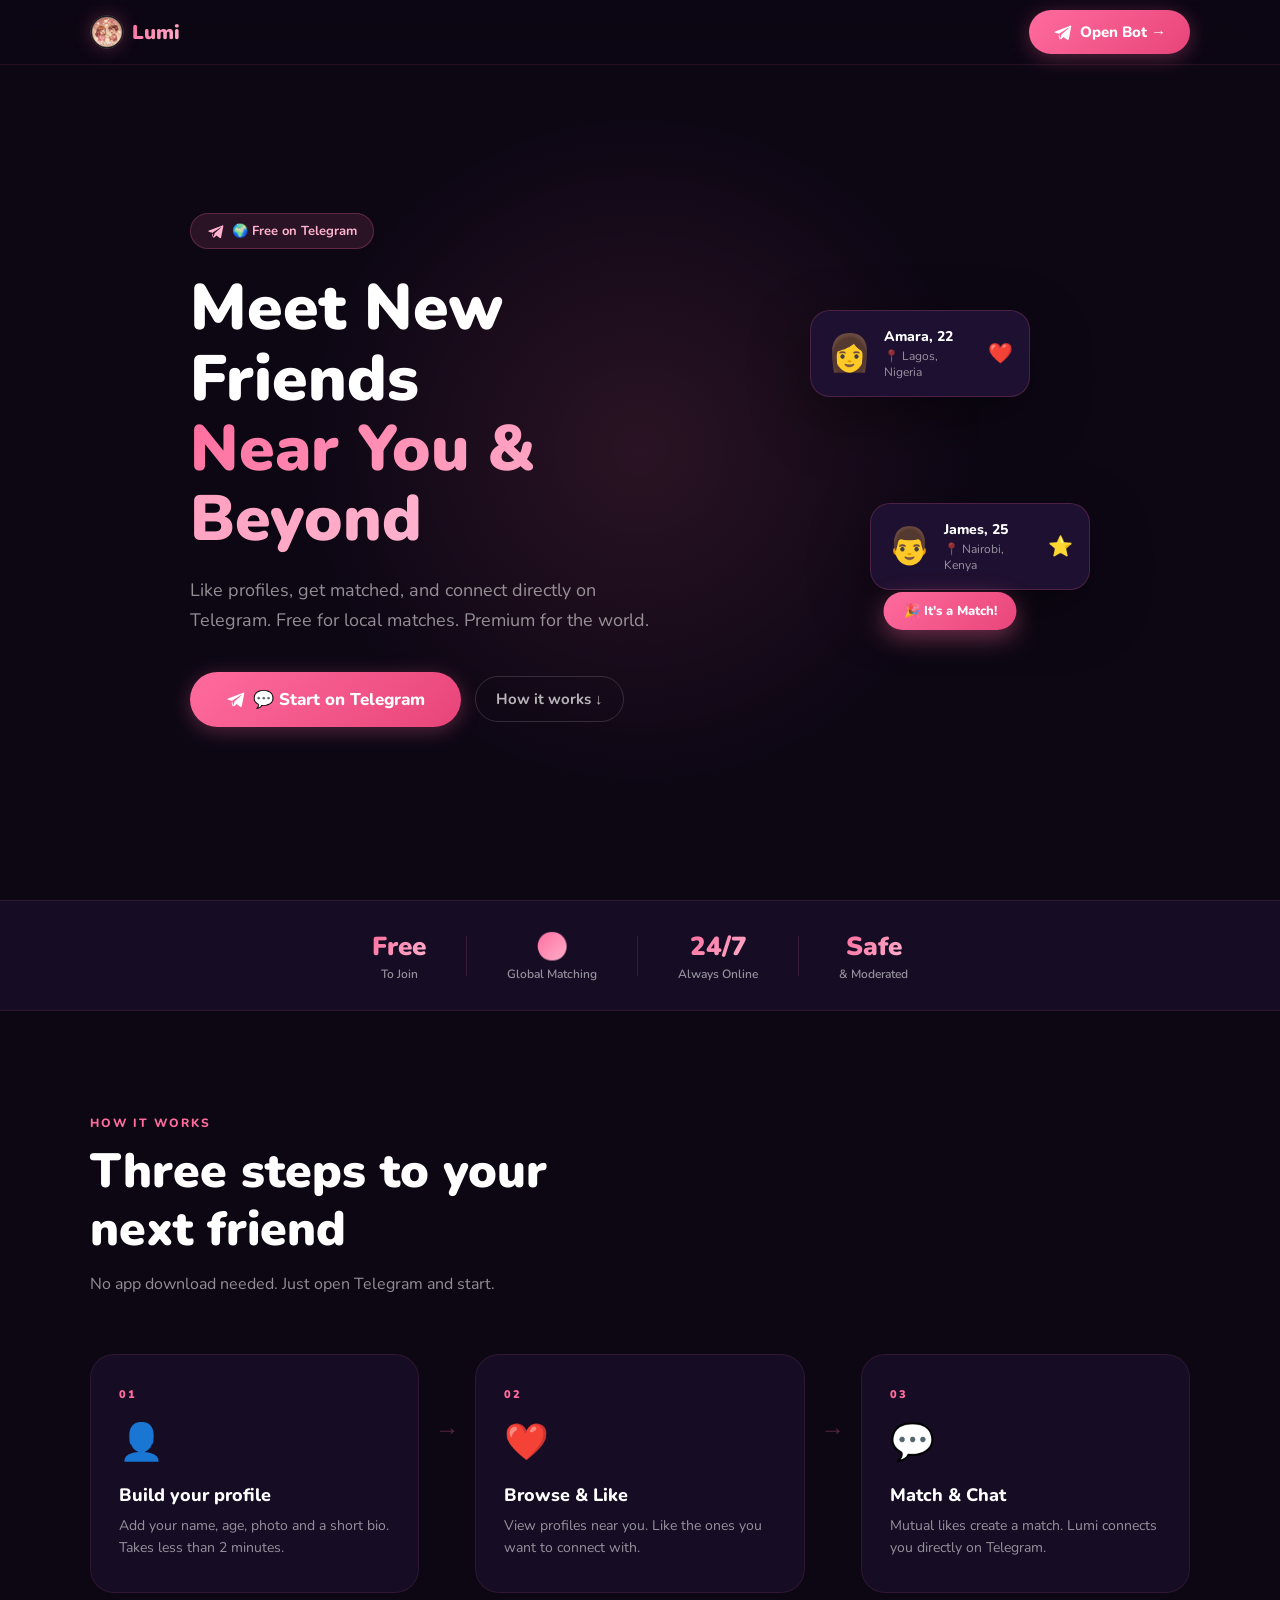
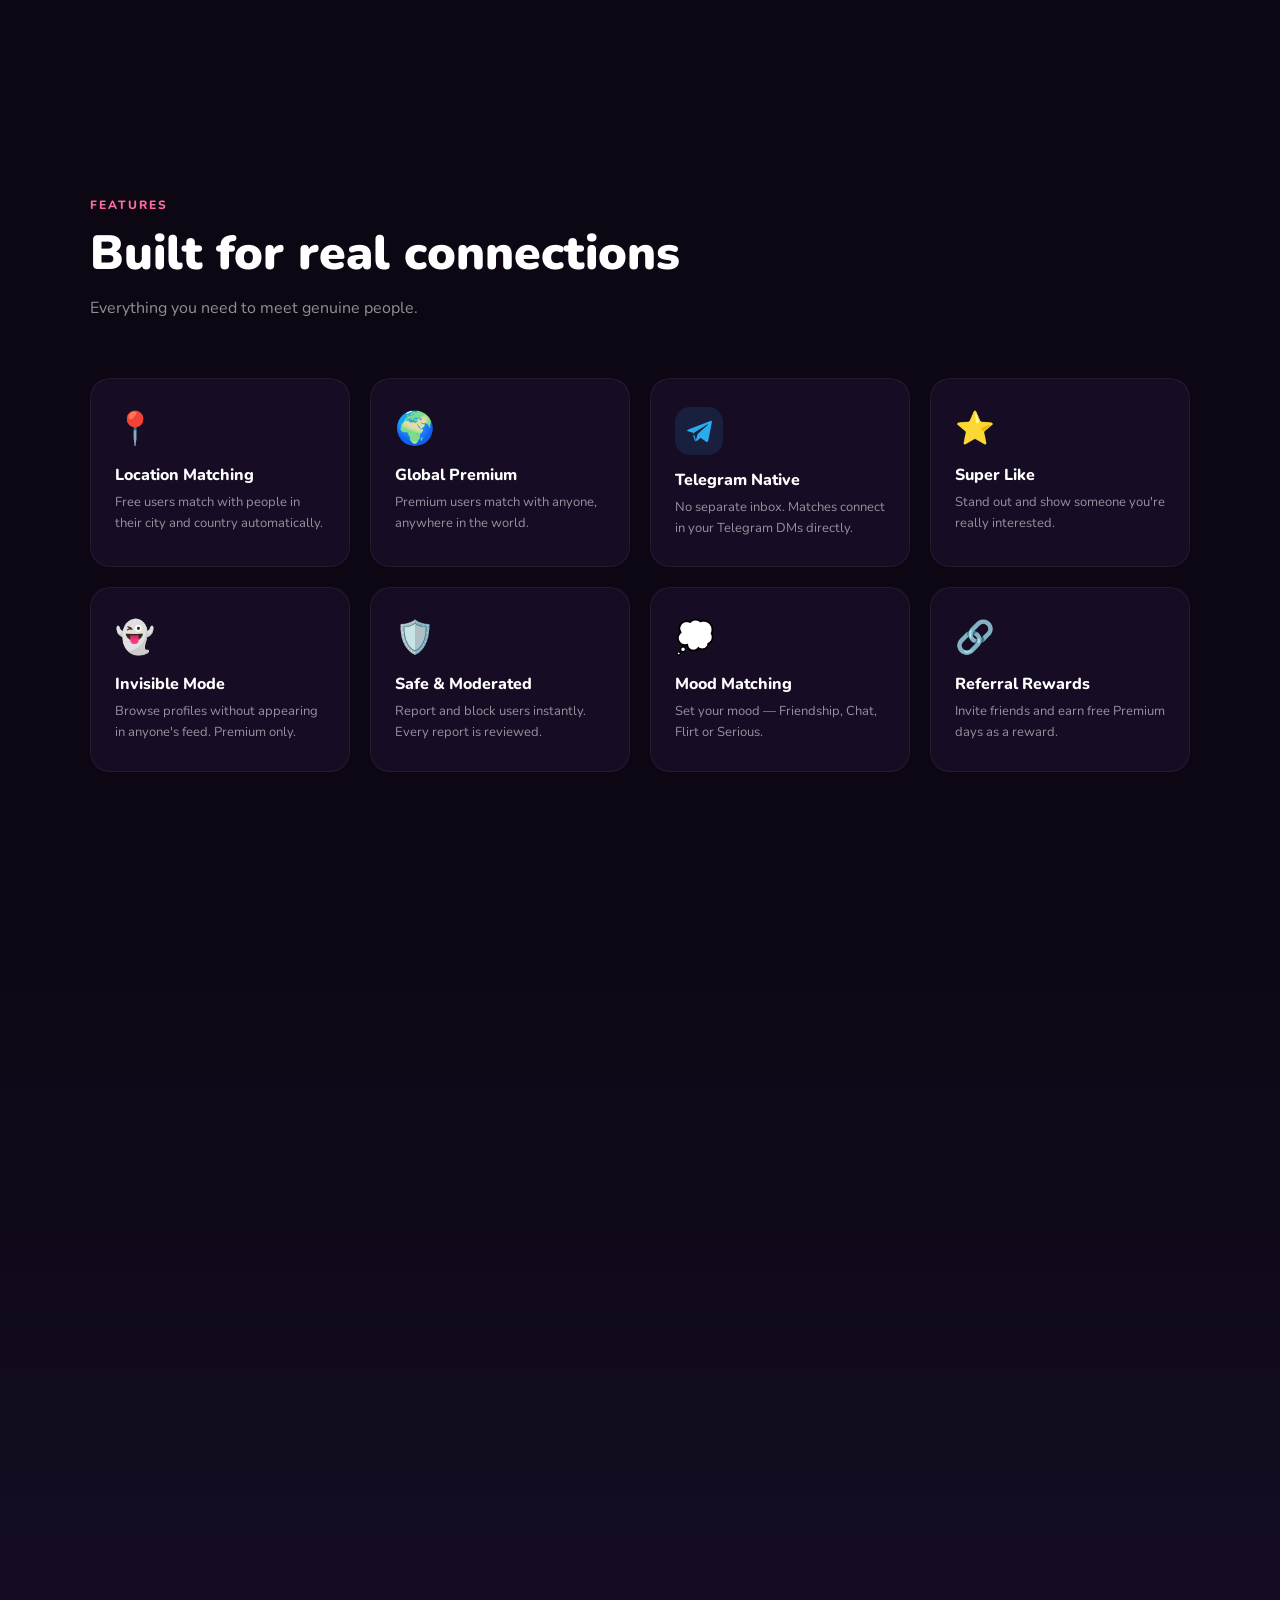
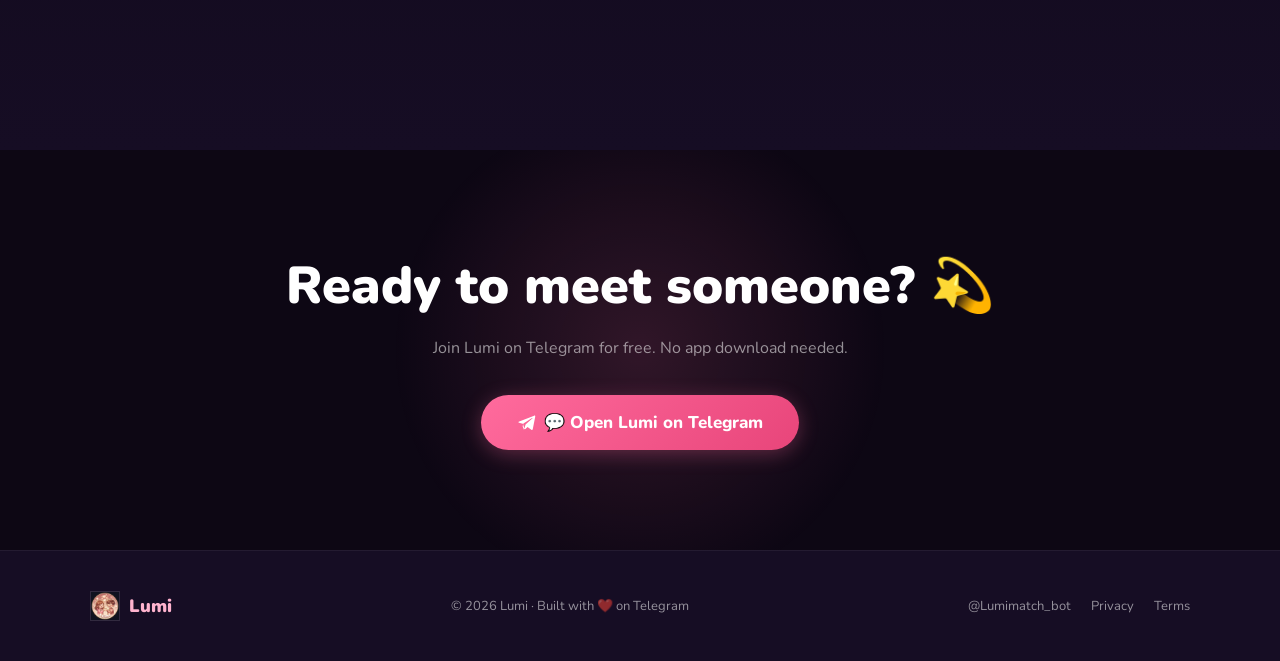
<file: index.html>
<!DOCTYPE html>
<html lang="en">
    <head>
        <meta charset="UTF-8" />
        <meta name="viewport" content="width=device-width, initial-scale=1.0" />
        <title>Lumi – Match & Meet New Friends on Telegram</title>
        <meta name="description" content="Meet new friends near you for free on Telegram. Like, match and connect with people in your city. Go Premium to meet anyone globally." />
        <meta name="keywords" content="Lumi, Telegram matching bot, meet new friends, Telegram friends, match bot, connect globally, LumiMatch" />
        <meta name="robots" content="index, follow" />
        <link rel="canonical" href="https://lumi-green-rho.vercel.app/"/>
        <meta property="og:title" content="Lumi – Match & Meet New Friends on Telegram" />
        <meta property="og:description" content="Meet new friends near you for free. Go Premium to connect globally." />
        <meta property="og:type" content="website" />
        <meta property="og:url" content="https://lumimatch.vercel.app/" />
        <meta name="twitter:card" content="summary_large_image" />
        <link rel="icon" href="data:image/svg+xml,<svg xmlns=%22http://www.w3.org/2000/svg%22 viewBox=%220 0 100 100%22><text y=%22.9em%22 font-size=%2290%22>💫</text></svg>" />
        <link rel="preconnect" href="https://fonts.googleapis.com" />
        <link href="https://fonts.googleapis.com/css2?family=Nunito:wght@400;600;700;800;900&display=swap" rel="stylesheet" />
        <link rel="stylesheet" href="style.css" />
    </head>
    <body>
        <!-- NAV -->
        <nav id="navbar">
            <div class="nav-inner">
                <a href="#" class="nav-logo">💫 <span>Lumi</span></a>
                <a href="https://t.me/Lumimatch_bot" class="btn-primary" target="_blank">Open Bot →</a>
            </div>
        </nav>
        <!-- HERO -->
        <section class="hero">
            <div class="hero-glow"></div>
            <div class="hero-content">
                <div class="badge">🌍 Free on Telegram</div>
                <h1>Meet New Friends<br /><span class="gradient-text">Near You & Beyond</span></h1>
                <p>
                    Like profiles, get matched, and connect directly on Telegram. Free for local matches. Premium for the world.
                </p>
                <div class="hero-btns">
                    <a href="https://t.me/Lumimatch_bot" class="btn-primary btn-lg" target="_blank">💬 Start on Telegram</a>
                    <a href="#how" class="btn-ghost">How it works ↓</a>
                </div>
            </div>
            <div class="hero-cards">
                <div class="profile-card card-1">
                    <div class="card-avatar">👩</div>
                    <div class="card-info">
                        <strong>Amara, 22</strong>
                        <span>📍 Lagos, Nigeria</span>
                    </div>
                    <div class="card-like">❤️</div>
                </div>
                <div class="profile-card card-2">
                    <div class="card-avatar">👨</div>
                    <div class="card-info">
                        <strong>James, 25</strong>
                        <span>📍 Nairobi, Kenya</span>
                    </div>
                    <div class="card-like">⭐</div>
                </div>
                <div class="match-bubble">🎉 It's a Match!</div>
            </div>
        </section>
        <!-- STATS -->
        <section class="stats-strip">
            <div class="stat-item">
                <span class="stat-num">Free</span><span class="stat-label">To Join</span>
            </div>
            <div class="stat-divider"></div>
            <div class="stat-item">
                <span class="stat-num">🌍</span><span class="stat-label">Global Matching</span>
            </div>
            <div class="stat-divider"></div>
            <div class="stat-item">
                <span class="stat-num">24/7</span><span class="stat-label">Always Online</span>
            </div>
            <div class="stat-divider"></div>
            <div class="stat-item">
                <span class="stat-num">Safe</span><span class="stat-label">& Moderated</span>
            </div>
        </section>
        <!-- HOW IT WORKS -->
        <section class="section" id="how">
            <div class="section-inner">
                <div class="section-tag">How it works</div>
                <h2>Three steps to your<br />next friend</h2>
                <p class="section-sub">No app download needed. Just open Telegram and start.</p>
                <div class="steps">
                    <div class="step reveal">
                        <div class="step-num">01</div>
                        <div class="step-icon">👤</div>
                        <h3>Build your profile</h3>
                        <p>Add your name, age, photo and a short bio. Takes less than 2 minutes.</p>
                    </div>
                    <div class="step-arrow">→</div>
                    <div class="step reveal">
                        <div class="step-num">02</div>
                        <div class="step-icon">❤️</div>
                        <h3>Browse & Like</h3>
                        <p>View profiles near you. Like the ones you want to connect with.</p>
                    </div>
                    <div class="step-arrow">→</div>
                    <div class="step reveal">
                        <div class="step-num">03</div>
                        <div class="step-icon">💬</div>
                        <h3>Match & Chat</h3>
                        <p>Mutual likes create a match. Lumi connects you directly on Telegram.</p>
                    </div>
                </div>
            </div>
        </section>
        <!-- FEATURES -->
        <section class="section features-section" id="features">
            <div class="section-inner">
                <div class="section-tag">Features</div>
                <h2>Built for real connections</h2>
                <p class="section-sub">Everything you need to meet genuine people.</p>
                <div class="features">
                    <div class="feature reveal">
                        <div class="feature-icon">📍</div>
                        <h3>Location Matching</h3>
                        <p>Free users match with people in their city and country automatically.</p>
                    </div>
                    <div class="feature reveal">
                        <div class="feature-icon">🌍</div>
                        <h3>Global Premium</h3>
                        <p>Premium users match with anyone, anywhere in the world.</p>
                    </div>
                    <div class="feature reveal">
                        <div class="feature-icon">💬</div>
                        <h3>Telegram Native</h3>
                        <p>No separate inbox. Matches connect in your Telegram DMs directly.</p>
                    </div>
                    <div class="feature reveal">
                        <div class="feature-icon">⭐</div>
                        <h3>Super Like</h3>
                        <p>Stand out and show someone you're really interested.</p>
                    </div>
                    <div class="feature reveal">
                        <div class="feature-icon">👻</div>
                        <h3>Invisible Mode</h3>
                        <p>Browse profiles without appearing in anyone's feed. Premium only.</p>
                    </div>
                    <div class="feature reveal">
                        <div class="feature-icon">🛡️</div>
                        <h3>Safe & Moderated</h3>
                        <p>Report and block users instantly. Every report is reviewed.</p>
                    </div>
                    <div class="feature reveal">
                        <div class="feature-icon">💭</div>
                        <h3>Mood Matching</h3>
                        <p>Set your mood — Friendship, Chat, Flirt or Serious.</p>
                    </div>
                    <div class="feature reveal">
                        <div class="feature-icon">🔗</div>
                        <h3>Referral Rewards</h3>
                        <p>Invite friends and earn free Premium days as a reward.</p>
                    </div>
                </div>
            </div>
        </section>
        <!-- PREMIUM -->
        <section class="section premium-section" id="premium">
            <div class="section-inner">
                <div class="premium-card reveal">
                    <div class="premium-top">
                        <div class="section-tag">⭐ Lumi Premium</div>
                        <h2>Connect without limits</h2>
                        <p>Unlock the full Lumi experience.</p>
                    </div>
                    <div class="premium-grid">
                        <div class="premium-item">🌍 Match globally</div>
                        <div class="premium-item">♾️ Unlimited swipes</div>
                        <div class="premium-item">⭐ Super Likes</div>
                        <div class="premium-item">🚀 Profile Boost</div>
                        <div class="premium-item">🚫 No ads</div>
                        <div class="premium-item">👻 Invisible mode</div>
                        <div class="premium-item">📌 Priority queue</div>
                        <div class="premium-item">🔄 Undo last pass</div>
                    </div>
                    <div class="plans">
                        <div class="plan">
                            <div class="plan-label">Weekly</div>
                            <div class="plan-price">⭐ 15</div>
                            <div class="plan-sub">Stars (~₦550)</div>
                        </div>
                        <div class="plan plan-popular">
                            <div class="popular-badge">POPULAR</div>
                            <div class="plan-label">Monthly</div>
                            <div class="plan-price">⭐ 50</div>
                            <div class="plan-sub">Stars (~₦1,835)</div>
                        </div>
                        <div class="plan">
                            <div class="plan-label">Yearly</div>
                            <div class="plan-price">⭐ 400</div>
                            <div class="plan-sub">Stars (~₦14,676)</div>
                        </div>
                    </div>
                    <a href="https://t.me/Lumimatch_bot" class="btn-primary btn-lg" target="_blank">Get Premium →</a>
                </div>
            </div>
        </section>
        <!-- CTA -->
        <section class="cta-section">
            <div class="cta-glow"></div>
            <h2>Ready to meet someone? 💫</h2>
            <p>Join Lumi on Telegram for free. No app download needed.</p>
            <a href="https://t.me/Lumimatch_bot" class="btn-primary btn-lg" target="_blank">💬 Open Lumi on Telegram</a>
        </section>
        <!-- FOOTER -->
        <footer>
            <div class="footer-inner">
                <div class="footer-logo">💫 Lumi</div>
                <p>© 2026 Lumi · Built with ❤️ on Telegram</p>
                <div class="footer-links">
                    <a href="https://t.me/Lumimatch_bot">@Lumimatch_bot</a>
                    <a href="https://t.me/Lumimatch_bot">Privacy</a>
                    <a href="https://t.me/Lumimatch_bot">Terms</a>
                </div>
            </div>
        </footer>
        <script type="application/ld+json">
            {
                "@context": "https://schema.org",
                "@type": "WebApplication",
                "name": "Lumi",
                "description": "Meet new friends near you for free on Telegram.",
                "url": "https://lumimatch.vercel.app",
                "applicationCategory": "SocialNetworkingApplication",
                "operatingSystem": "Telegram",
                "offers": {
                    "@type": "Offer",
                    "price": "0",
                    "priceCurrency": "USD"
                }
            }
        </script>
        <script src="script.js"></script>
    </body>
</html>
</file>
<file: style.css>
*,
*::before,
*::after {
    box-sizing: border-box;
    margin: 0;
    padding: 0;
}

:root {
    --pink: #FF6B9D;
    --pink-dark: #E8457A;
    --pink-light: #FFB3CE;
    --gold: #FFD700;
    --dark: #0D0714;
    --dark2: #160D24;
    --dark3: #1E1030;
    --white: #FFFFFF;
    --muted: rgba(255, 255, 255, 0.55);
}

html {
    scroll-behavior: smooth;
}

body {
    font-family: 'Nunito', sans-serif;
    background: var(--dark);
    color: var(--white);
    overflow-x: hidden;
}

/* ── NAV ── */
#navbar {
    position: fixed;
    top: 0;
    left: 0;
    right: 0;
    z-index: 100;
    padding: 0 clamp(20px, 5vw, 60px);
    background: rgba(13, 7, 20, 0.85);
    backdrop-filter: blur(16px);
    border-bottom: 1px solid rgba(255, 107, 157, 0.1);
}

.nav-inner {
    max-width: 1100px;
    margin: 0 auto;
    display: flex;
    align-items: center;
    justify-content: space-between;
    height: 64px;
}

.nav-logo {
    font-size: 20px;
    font-weight: 900;
    text-decoration: none;
    color: var(--white);
    display: flex;
    align-items: center;
    gap: 8px;
}

.nav-logo span {
    background: linear-gradient(135deg, var(--pink), var(--pink-light));
    -webkit-background-clip: text;
    -webkit-text-fill-color: transparent;
}

/* ── BUTTONS ── */
.btn-primary {
    background: linear-gradient(135deg, var(--pink), var(--pink-dark));
    color: white;
    text-decoration: none;
    padding: 12px 24px;
    border-radius: 50px;
    font-weight: 800;
    font-size: 15px;
    font-family: 'Nunito', sans-serif;
    transition: transform 0.2s, box-shadow 0.2s;
    box-shadow: 0 4px 20px rgba(255, 107, 157, 0.3);
    display: inline-flex;
    align-items: center;
    gap: 8px;
    border: none;
    cursor: pointer;
}

.btn-primary:hover {
    transform: translateY(-2px);
    box-shadow: 0 8px 28px rgba(255, 107, 157, 0.5);
}

.btn-primary.btn-lg {
    padding: 16px 36px;
    font-size: 17px;
}

.btn-ghost {
    color: rgba(255, 255, 255, 0.7);
    text-decoration: none;
    font-weight: 700;
    font-size: 15px;
    padding: 12px 20px;
    border-radius: 50px;
    border: 1px solid rgba(255, 255, 255, 0.15);
    transition: background 0.2s, color 0.2s;
}

.btn-ghost:hover {
    background: rgba(255, 255, 255, 0.08);
    color: white;
}

/* ── HERO ── */
.hero {
    min-height: 100vh;
    display: flex;
    align-items: center;
    justify-content: center;
    gap: 60px;
    padding: 120px clamp(20px, 5vw, 60px) 80px;
    max-width: 1100px;
    margin: 0 auto;
    position: relative;
}

.hero-glow {
    position: fixed;
    width: 700px;
    height: 700px;
    background: radial-gradient(circle, rgba(255, 107, 157, 0.12) 0%, transparent 70%);
    top: 50%;
    left: 50%;
    transform: translate(-50%, -50%);
    pointer-events: none;
    z-index: 0;
}

.hero-content {
    flex: 1;
    max-width: 560px;
    position: relative;
    z-index: 1;
}

.badge {
    display: inline-flex;
    align-items: center;
    gap: 8px;
    background: rgba(255, 107, 157, 0.12);
    border: 1px solid rgba(255, 107, 157, 0.25);
    color: var(--pink-light);
    padding: 8px 16px;
    border-radius: 50px;
    font-size: 13px;
    font-weight: 700;
    margin-bottom: 24px;
}

.hero h1 {
    font-size: clamp(36px, 6vw, 64px);
    font-weight: 900;
    line-height: 1.1;
    margin-bottom: 20px;
}

.gradient-text {
    background: linear-gradient(135deg, var(--pink), #FF9EBF, var(--pink-light));
    -webkit-background-clip: text;
    -webkit-text-fill-color: transparent;
}

.hero p {
    font-size: clamp(15px, 2vw, 18px);
    color: var(--muted);
    line-height: 1.7;
    margin-bottom: 36px;
    max-width: 460px;
}

.hero-btns {
    display: flex;
    gap: 14px;
    flex-wrap: wrap;
    align-items: center;
}

/* ── HERO CARDS ── */
.hero-cards {
    flex-shrink: 0;
    position: relative;
    width: 280px;
    height: 320px;
    z-index: 1;
}

.profile-card {
    position: absolute;
    background: var(--dark3);
    border: 1px solid rgba(255, 107, 157, 0.2);
    border-radius: 20px;
    padding: 16px;
    display: flex;
    align-items: center;
    gap: 12px;
    width: 220px;
    box-shadow: 0 20px 60px rgba(0, 0, 0, 0.4);
    animation: float 4s ease-in-out infinite;
}

.card-1 {
    top: 0;
    left: 0;
    animation-delay: 0s;
}

.card-2 {
    bottom: 40px;
    right: 0;
    animation-delay: 1.5s;
}

@keyframes float {
    0%,
    100% {
        transform: translateY(0px);
    }
    50% {
        transform: translateY(-10px);
    }
}

.card-avatar {
    font-size: 36px;
}

.card-info {
    display: flex;
    flex-direction: column;
    gap: 2px;
}

.card-info strong {
    font-size: 14px;
    font-weight: 800;
}

.card-info span {
    font-size: 12px;
    color: var(--muted);
}

.card-like {
    margin-left: auto;
    font-size: 20px;
}

.match-bubble {
    position: absolute;
    bottom: 0;
    left: 50%;
    transform: translateX(-50%);
    background: linear-gradient(135deg, var(--pink), var(--pink-dark));
    color: white;
    padding: 10px 20px;
    border-radius: 50px;
    font-size: 13px;
    font-weight: 800;
    white-space: nowrap;
    box-shadow: 0 8px 24px rgba(255, 107, 157, 0.4);
    animation: pulse 2s ease-in-out infinite;
}

@keyframes pulse {
    0%,
    100% {
        transform: translateX(-50%) scale(1);
    }
    50% {
        transform: translateX(-50%) scale(1.05);
    }
}

/* ── STATS STRIP ── */
.stats-strip {
    background: var(--dark2);
    border-top: 1px solid rgba(255, 107, 157, 0.1);
    border-bottom: 1px solid rgba(255, 107, 157, 0.1);
    padding: 28px clamp(20px, 5vw, 60px);
    display: flex;
    align-items: center;
    justify-content: center;
    gap: 0;
    flex-wrap: wrap;
}

.stat-item {
    display: flex;
    flex-direction: column;
    align-items: center;
    padding: 0 40px;
}

.stat-num {
    font-size: 26px;
    font-weight: 900;
    background: linear-gradient(135deg, var(--pink), var(--pink-light));
    -webkit-background-clip: text;
    -webkit-text-fill-color: transparent;
}

.stat-label {
    font-size: 12px;
    color: var(--muted);
    font-weight: 600;
    margin-top: 2px;
}

.stat-divider {
    width: 1px;
    height: 40px;
    background: rgba(255, 107, 157, 0.15);
}

/* ── SECTIONS ── */
.section {
    padding: 100px clamp(20px, 5vw, 60px);
}

.section-inner {
    max-width: 1100px;
    margin: 0 auto;
}

.section-tag {
    display: inline-block;
    color: var(--pink);
    font-size: 12px;
    font-weight: 800;
    letter-spacing: 2px;
    text-transform: uppercase;
    margin-bottom: 12px;
}

.section h2 {
    font-size: clamp(28px, 4vw, 48px);
    font-weight: 900;
    line-height: 1.2;
    margin-bottom: 14px;
}

.section-sub {
    color: var(--muted);
    font-size: 16px;
    line-height: 1.6;
    margin-bottom: 56px;
    max-width: 480px;
}

/* ── STEPS ── */
.steps {
    display: flex;
    align-items: flex-start;
    gap: 16px;
    flex-wrap: wrap;
}

.step {
    flex: 1;
    min-width: 200px;
    background: var(--dark2);
    border: 1px solid rgba(255, 107, 157, 0.1);
    border-radius: 24px;
    padding: 32px 28px;
    position: relative;
    transition: border-color 0.3s, transform 0.3s;
}

.step:hover {
    border-color: rgba(255, 107, 157, 0.4);
    transform: translateY(-4px);
}

.step-num {
    font-size: 11px;
    font-weight: 900;
    color: var(--pink);
    letter-spacing: 2px;
    margin-bottom: 16px;
}

.step-icon {
    font-size: 36px;
    margin-bottom: 16px;
}

.step h3 {
    font-size: 18px;
    font-weight: 800;
    margin-bottom: 8px;
}

.step p {
    font-size: 14px;
    color: var(--muted);
    line-height: 1.6;
}

.step-arrow {
    font-size: 24px;
    color: rgba(255, 107, 157, 0.3);
    padding-top: 60px;
    flex-shrink: 0;
}

/* ── FEATURES ── */
.features {
    display: grid;
    grid-template-columns: repeat(auto-fit, minmax(240px, 1fr));
    gap: 20px;
}

@media (min-width: 900px) {
    .features {
        grid-template-columns: repeat(4, 1fr);
    }
}

.feature {
    background: var(--dark2);
    border: 1px solid rgba(255, 255, 255, 0.06);
    border-radius: 20px;
    padding: 28px 24px;
    transition: border-color 0.3s, transform 0.3s;
}

.feature:hover {
    border-color: rgba(255, 107, 157, 0.3);
    transform: translateY(-4px);
}

.feature-icon {
    font-size: 32px;
    margin-bottom: 14px;
}

.feature h3 {
    font-size: 16px;
    font-weight: 800;
    margin-bottom: 6px;
}

.feature p {
    font-size: 13px;
    color: var(--muted);
    line-height: 1.6;
}

/* ── PREMIUM ── */
.premium-section {
    background: linear-gradient(180deg, var(--dark) 0%, var(--dark2) 100%);
}

.premium-card {
    background: linear-gradient(135deg, rgba(255, 107, 157, 0.08), rgba(123, 47, 190, 0.08));
    border: 1px solid rgba(255, 107, 157, 0.2);
    border-radius: 32px;
    padding: clamp(32px, 5vw, 64px);
    text-align: center;
}

.premium-top {
    margin-bottom: 40px;
}

.premium-top p {
    color: var(--muted);
    font-size: 16px;
    margin-top: 12px;
}

.premium-grid {
    display: grid;
    grid-template-columns: repeat(auto-fit, minmax(160px, 1fr));
    gap: 14px;
    margin-bottom: 48px;
    text-align: left;
}

@media (min-width: 700px) {
    .premium-grid {
        grid-template-columns: repeat(4, 1fr);
    }
}

.premium-item {
    background: rgba(255, 255, 255, 0.05);
    border: 1px solid rgba(255, 255, 255, 0.08);
    border-radius: 12px;
    padding: 14px 16px;
    font-size: 14px;
    font-weight: 700;
}

.plans {
    display: flex;
    gap: 16px;
    justify-content: center;
    flex-wrap: wrap;
    margin-bottom: 40px;
}

.plan {
    background: rgba(255, 255, 255, 0.05);
    border: 1px solid rgba(255, 255, 255, 0.1);
    border-radius: 20px;
    padding: 24px 32px;
    text-align: center;
    min-width: 140px;
    transition: border-color 0.3s, transform 0.3s;
    position: relative;
}

.plan:hover {
    border-color: var(--pink);
    transform: translateY(-4px);
}

.plan-popular {
    border-color: var(--pink);
    background: rgba(255, 107, 157, 0.1);
}

.popular-badge {
    position: absolute;
    top: -12px;
    left: 50%;
    transform: translateX(-50%);
    background: linear-gradient(135deg, var(--pink), var(--pink-dark));
    color: white;
    font-size: 10px;
    font-weight: 900;
    padding: 4px 14px;
    border-radius: 50px;
    letter-spacing: 1px;
    white-space: nowrap;
}

.plan-label {
    font-size: 13px;
    color: var(--muted);
    font-weight: 700;
    margin-bottom: 8px;
}

.plan-price {
    font-size: 24px;
    font-weight: 900;
    margin-bottom: 4px;
}

.plan-sub {
    font-size: 11px;
    color: var(--muted);
}

/* ── CTA ── */
.cta-section {
    text-align: center;
    padding: 100px clamp(20px, 5vw, 60px);
    position: relative;
    overflow: hidden;
}

.cta-glow {
    position: absolute;
    width: 500px;
    height: 500px;
    background: radial-gradient(circle, rgba(255, 107, 157, 0.15) 0%, transparent 70%);
    top: 50%;
    left: 50%;
    transform: translate(-50%, -50%);
    pointer-events: none;
}

.cta-section h2 {
    font-size: clamp(28px, 5vw, 52px);
    font-weight: 900;
    margin-bottom: 16px;
    position: relative;
}

.cta-section p {
    color: var(--muted);
    font-size: 16px;
    margin-bottom: 36px;
    position: relative;
}

.cta-section .btn-primary {
    position: relative;
}

/* ── FOOTER ── */
footer {
    background: var(--dark2);
    border-top: 1px solid rgba(255, 255, 255, 0.06);
    padding: 40px clamp(20px, 5vw, 60px);
}

.footer-inner {
    max-width: 1100px;
    margin: 0 auto;
    display: flex;
    align-items: center;
    justify-content: space-between;
    flex-wrap: wrap;
    gap: 16px;
}

.footer-logo {
    font-size: 18px;
    font-weight: 900;
    color: var(--pink-light);
}

footer p {
    color: var(--muted);
    font-size: 13px;
}

.footer-links {
    display: flex;
    gap: 20px;
}

.footer-links a {
    color: var(--muted);
    text-decoration: none;
    font-size: 13px;
    transition: color 0.2s;
}

.footer-links a:hover {
    color: var(--pink);
}

/* ── REVEAL ANIMATION ── */
.reveal {
    opacity: 0;
    transform: translateY(24px);
    transition: opacity 0.6s ease, transform 0.6s ease;
}

.reveal.visible {
    opacity: 1;
    transform: translateY(0);
}

/* ── RESPONSIVE ── */
@media (max-width: 768px) {
    .hero {
        flex-direction: column;
        text-align: center;
        padding-top: 100px;
    }
    .hero p {
        margin: 0 auto 36px;
    }
    .hero-btns {
        justify-content: center;
    }
    .hero-cards {
        display: none;
    }
    .stats-strip {
        gap: 20px;
    }
    .stat-item {
        padding: 0 20px;
    }
    .stat-divider {
        display: none;
    }
    .step-arrow {
        display: none;
    }
    .steps {
        flex-direction: column;
    }
    .footer-inner {
        flex-direction: column;
        text-align: center;
    }
    .footer-links {
        justify-content: center;
    }
}
</file>
